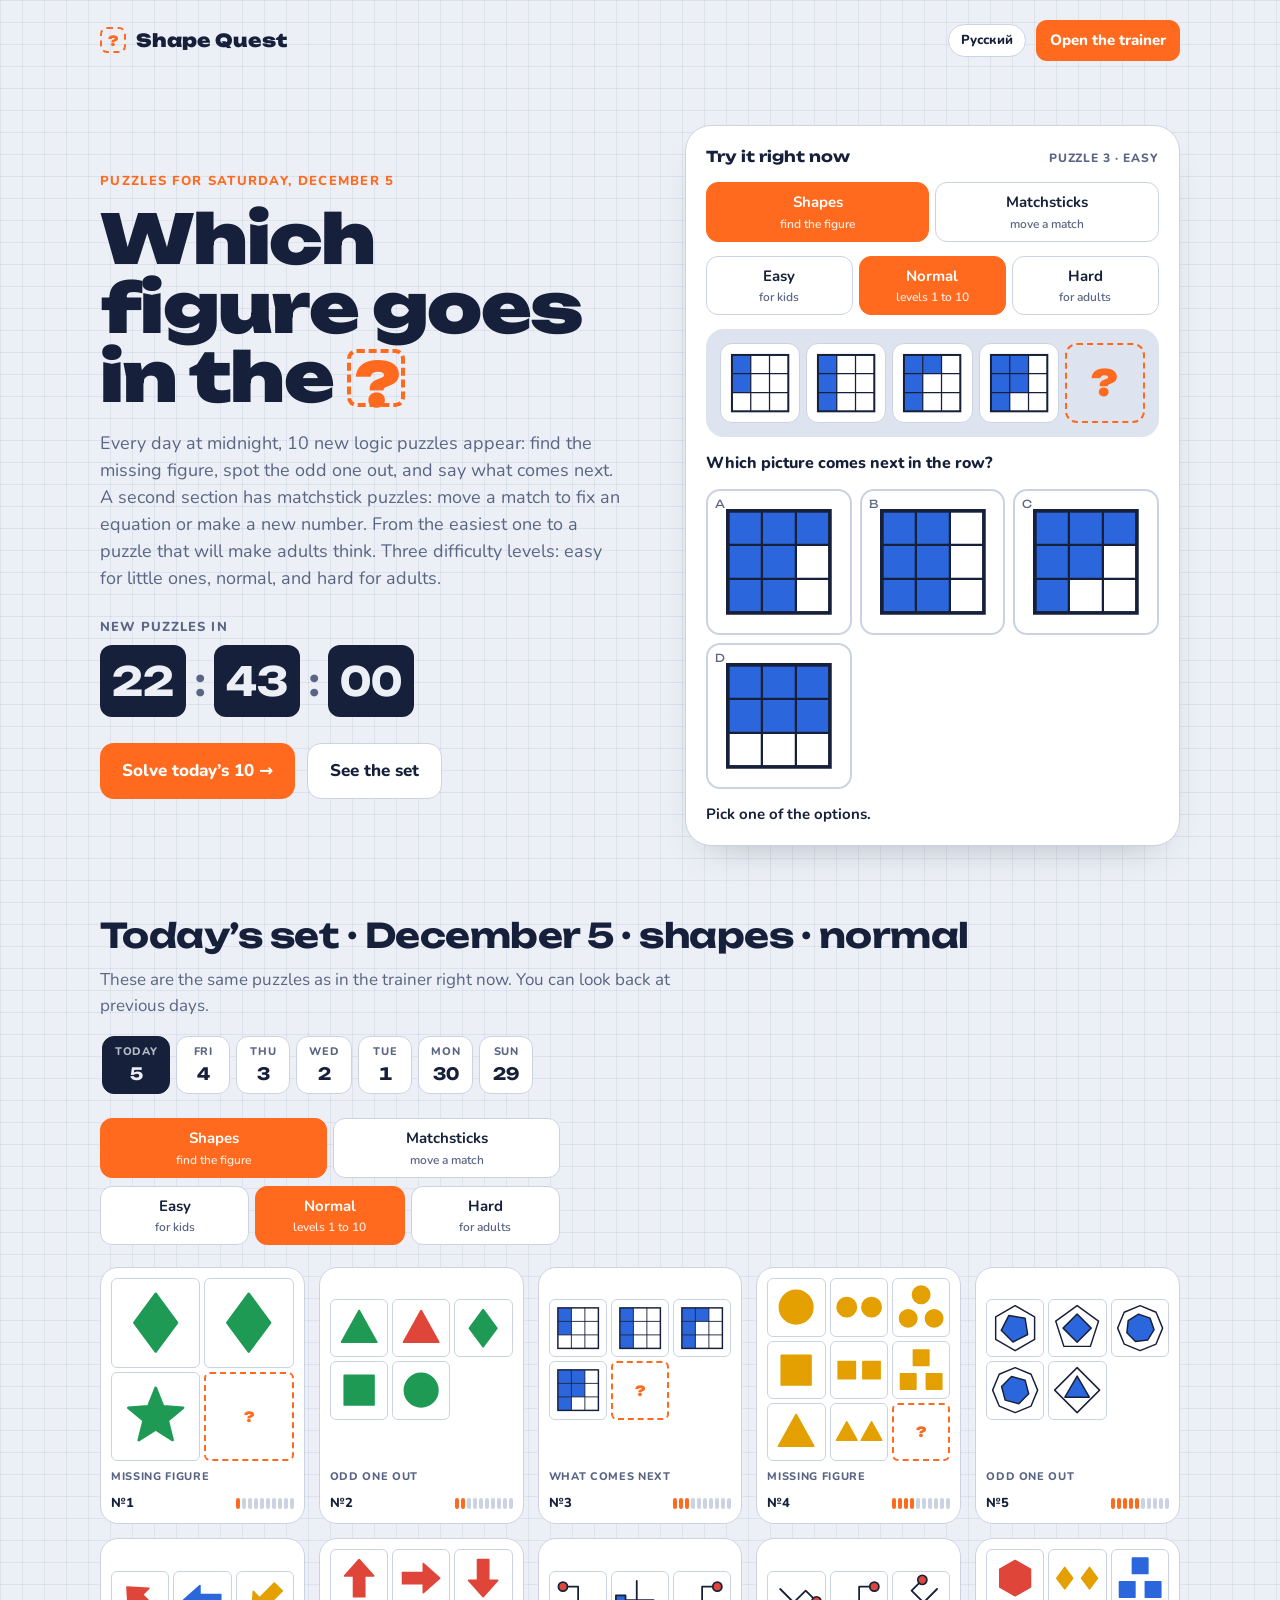
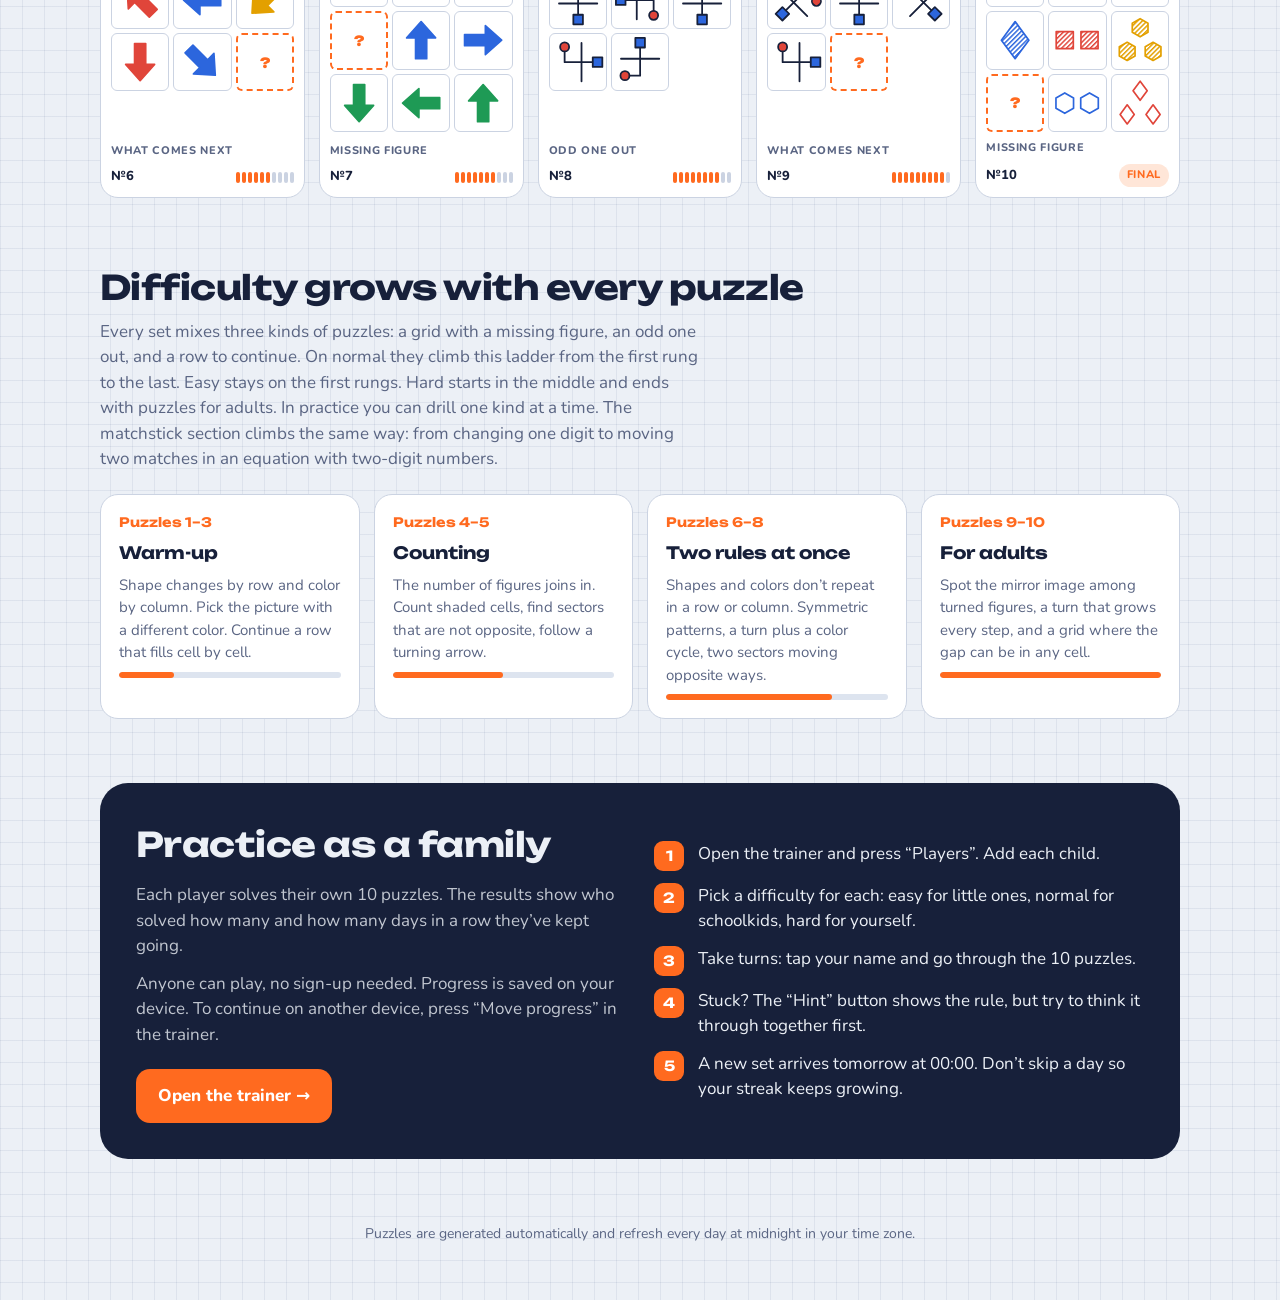
<file: index.html>
<!doctype html>
<html lang="en">
<head>
<meta charset="utf-8">
<meta name="viewport" content="width=device-width,initial-scale=1,viewport-fit=cover">
<title>Shape Quest: a daily logic puzzle</title>
<meta name="description" content="10 new logic puzzles every day for kids and adults: which figure goes in place of the question mark?">
<meta property="og:title" content="Shape Quest">
<meta property="og:description" content="10 new logic puzzles every day for kids and adults.">
<link rel="icon" href="favicon.svg" type="image/svg+xml">
<link rel="preconnect" href="https://fonts.googleapis.com">
<link rel="stylesheet" href="https://fonts.googleapis.com/css2?family=Unbounded:wght@500;700;900&family=Nunito:wght@400;600;800&display=swap">
<link rel="stylesheet" href="css/index.css">
</head>
<body>
<div class="wrap">
  <nav>
    <div class="logo"><i>?</i>Shape Quest</div>
    <div style="display:flex;gap:10px;align-items:center">
      <button class="langbtn" id="lang"></button>
      <a class="btn sm" href="play.html" data-t="l.open"></a>
    </div>
  </nav>

  <div class="hero">
    <div>
      <div class="eyebrow" id="today-label"></div>
      <h1 data-t="l.h1"></h1>
      <p class="lead" data-t="l.lead"></p>
      <div class="clock">
        <small data-t="l.clock"></small>
        <div class="digits" aria-live="off"><span id="hh">00</span><b>:</b><span id="mm">00</span><b>:</b><span id="ss">00</span></div>
      </div>
      <div class="cta">
        <a class="btn" href="play.html" data-t="l.solve"></a>
        <a class="btn sec" href="#set" data-t="l.see"></a>
      </div>
    </div>
    <div class="play" id="play"></div>
  </div>

  <section id="set">
    <div class="sh">
      <div><h2 id="set-title"></h2><p class="sub" data-t="l.setSub"></p></div>
      <div class="days" id="days"></div>
    </div>
    <div id="seg2" style="max-width:460px"></div>
    <div class="set" id="grid"></div>
  </section>

  <section>
    <div class="sh"><div><h2 data-t="l.ladderH"></h2><p class="sub" data-t="l.ladderSub"></p></div></div>
    <div class="ladder">
      <div class="rung"><span class="n" data-t="l.r1n"></span><h3 data-t="l.r1h"></h3><p data-t="l.r1p"></p><div class="bar"><i style="width:25%"></i></div></div>
      <div class="rung"><span class="n" data-t="l.r2n"></span><h3 data-t="l.r2h"></h3><p data-t="l.r2p"></p><div class="bar"><i style="width:50%"></i></div></div>
      <div class="rung"><span class="n" data-t="l.r3n"></span><h3 data-t="l.r3h"></h3><p data-t="l.r3p"></p><div class="bar"><i style="width:75%"></i></div></div>
      <div class="rung"><span class="n" data-t="l.r4n"></span><h3 data-t="l.r4h"></h3><p data-t="l.r4p"></p><div class="bar"><i style="width:100%"></i></div></div>
    </div>
  </section>

  <div class="family">
    <div>
      <h2 data-t="l.famH"></h2>
      <p data-t="l.famP"></p>
      <p data-t="l.famP2"></p>
      <a class="btn" href="play.html" data-t="l.famBtn"></a>
    </div>
    <ol class="steps">
      <li><span data-t="l.s1"></span></li>
      <li><span data-t="l.s2"></span></li>
      <li><span data-t="l.s3"></span></li>
      <li><span data-t="l.s4"></span></li>
      <li><span data-t="l.s5"></span></li>
    </ol>
  </div>

  <footer data-t="l.foot"></footer>
</div>

<script src="js/i18n.js"></script>
<script src="js/puzzles.js"></script>
<script src="js/matches.js"></script>
<script>
let TODAY=dstr(new Date()),sel=TODAY,heroPick=null,heroSt=null,mode='mid',sec='fig';
try{mode=localStorage.getItem('sq-land-mode')||'mid';if(!MODES[mode])mode='mid';if(localStorage.getItem('sq-land-sec')==='mt')sec='mt'}catch(e){}
const setOf=d=>sec==='mt'?getMatchSet(d,mode):getSet(d,mode);

function segHTML(){return `<div class="seg" role="group">${MODE_KEYS.map(k=>`<button class="sg${k===mode?' on':''}" data-k="${k}"><b>${T('mode.'+k)}</b><small>${T('mode.'+k+'.h')}</small></button>`).join('')}</div>`}
function secHTML(){return `<div class="seg two" role="group">${['fig','mt'].map(k=>`<button class="sg${k===sec?' on':''}" data-sec="${k}"><b>${T('sec.'+k)}</b><small>${T('sec.'+k+'.h')}</small></button>`).join('')}</div>`}
// Matchsticks: move matches on the board, then check once.
function renderHeroMatch(){
  const p=getMatchSet(TODAY,mode)[2],done=heroPick!==null;
  heroSt=heroSt||mtState(p);
  const n=mtMoved(p.start,heroSt.cur);
  document.getElementById('play').innerHTML=`
   <div class="play-h"><b>${T('l.try')}</b><span class="tag">${T('l.tag',levelName(p.level))}</span></div>
   ${secHTML()}${segHTML()}
   <div class="tray">${matchBoard(p,done?{sol:true}:heroSt)}</div>
   <p class="ask">${mtAsk(p)}</p>
   ${done?'':`<div class="mtbar"><span class="mcount">${T('mt.moved',n,p.k)}</span><span class="note${heroSt.msg?' warn':''}">${T(heroSt.msg||'mt.how')}</span></div>
   <div class="cta"><button class="btn sm" data-act="mcheck"${n?'':' disabled'}>${T('mt.check')}</button><button class="btn sm sec" data-act="mreset"${n||heroSt.held!==null?'':' disabled'}>${T('mt.reset')}</button></div>`}
   <div class="fb ${done?(heroPick?'good':'bad'):''}">${done?(heroPick?T('l.mtOk'):T('l.mtBad',explainP(p).join(' '))):''}</div>`;
}
function renderHero(){
  if(sec==='mt')return renderHeroMatch();
  const p=getSet(TODAY,mode)[2],done=heroPick!==null,ok=done&&heroPick===p.ans,L=LABELS();
  document.getElementById('play').innerHTML=`
   <div class="play-h"><b>${T('l.try')}</b><span class="tag">${T('l.tag',levelName(p.level))}</span></div>
   ${secHTML()}${segHTML()}
   ${p.type==='odd'?'':`<div class="tray"><div style="width:100%;max-width:${p.type==='matrix'?300:520}px">${boardHTML(p,ok)}</div></div>`}
   <p class="ask">${T(p.type==='matrix'?'ask':'ask.'+p.type)}</p>
   <div class="opts${p.type==='odd'?' five':''}">${p.options.map((o,i)=>{let c='';if(done){c=i===p.ans?' good':i===heroPick?' bad':' dim'}
     return `<button class="opt${c}" data-i="${i}" ${done?'disabled':''} aria-label="${L[i]}"><span class="lb">${L[i]}</span>${drawFig(o)}</button>`}).join('')}</div>
   <div class="fb ${done?(ok?'good':'bad'):''}">${done?(ok?T('l.ok'):T('l.bad',L[p.ans],explainP(p).join(' '))):T('l.pick')}</div>`;
}
function renderDays(){
  const out=[];const d=new Date();
  for(let k=0;k<7;k++){const x=new Date(d);x.setDate(d.getDate()-k);const s=dstr(x);
    const wd=k===0?T('l.today'):x.toLocaleDateString(LOCALE(),{weekday:'short'});
    out.push(`<button class="day${s===sel?' on':''}" data-d="${s}"><small>${wd}</small><b>${x.getDate()}</b></button>`)}
  document.getElementById('days').innerHTML=out.join('');
}
function renderGrid(){
  const set=setOf(sel),isToday=sel===TODAY;
  const dt=new Date(sel+'T12:00:00').toLocaleDateString(LOCALE(),{day:'numeric',month:'long'});
  document.getElementById('set-title').textContent=T(isToday?'l.setToday':'l.setPast',dt)+' · '+T('sec.'+sec).toLowerCase()+' · '+T('mode.'+mode).toLowerCase();
  document.getElementById('grid').innerHTML=set.map((p,ix)=>`<a class="mini" href="play.html" aria-label="${T('dotAria',ix+1)}">
      ${boardHTML(p,!isToday)}
      <div class="mini-t">${T(typeKey(p))}</div>
      <div class="mini-f"><span>№${ix+1}</span>${ix===9?`<span class="badge">${T('l.final')}</span>`:`<span class="pips">${Array.from({length:10},(_,i)=>`<i class="${i<p.level?'f':''}"></i>`).join('')}</span>`}</div></a>`).join('');
}
function renderStatic(){
  document.title=T('l.title');
  document.querySelectorAll('[data-t]').forEach(el=>{el.innerHTML=T(el.dataset.t)});
  document.getElementById('lang').textContent=T('lang');
  document.getElementById('today-label').textContent=T('l.todayFor',new Date().toLocaleDateString(LOCALE(),{day:'numeric',month:'long',weekday:'long'}));
}
const renderSeg2=()=>{document.getElementById('seg2').innerHTML=secHTML()+segHTML()};
function init(){renderStatic();renderHero();renderDays();renderGrid();renderSeg2()}

document.addEventListener('click',e=>{
  const b=e.target.closest('.sg');if(!b)return;
  if(b.dataset.sec){sec=b.dataset.sec;try{localStorage.setItem('sq-land-sec',sec)}catch(_){}}
  else{mode=b.dataset.k;try{localStorage.setItem('sq-land-mode',mode)}catch(_){}}
  heroPick=null;heroSt=null;renderHero();renderGrid();renderSeg2();
});
document.getElementById('play').addEventListener('click',e=>{
  if(heroPick!==null)return;
  if(sec==='mt'){const b=e.target.closest('[data-act]');if(!b)return;const p=getMatchSet(TODAY,mode)[2];
    if(b.dataset.act==='slot')mtTap(p,heroSt,+b.dataset.s);else if(b.dataset.act==='mreset')heroSt=null;else if(b.dataset.act==='mcheck')heroPick=mtCheck(p,heroSt.cur);
    renderHero();return}
  const b=e.target.closest('.opt');if(!b)return;heroPick=+b.dataset.i;renderHero()});
document.getElementById('days').addEventListener('click',e=>{const b=e.target.closest('.day');if(!b)return;sel=b.dataset.d;renderDays();renderGrid()});
document.getElementById('lang').addEventListener('click',()=>{setLang(LANG==='ru'?'en':'ru');init()});

function tick(){
  const now=new Date();
  if(dstr(now)!==TODAY){TODAY=dstr(now);sel=TODAY;heroPick=null;heroSt=null;init()}
  const mid=new Date(now);mid.setHours(24,0,0,0);
  const s=Math.max(0,Math.floor((mid-now)/1000)),p=v=>String(v).padStart(2,'0');
  document.getElementById('hh').textContent=p(Math.floor(s/3600));
  document.getElementById('mm').textContent=p(Math.floor(s%3600/60));
  document.getElementById('ss').textContent=p(s%60);
}
init();tick();setInterval(tick,1000);
</script>
</body>
</html>
</file>
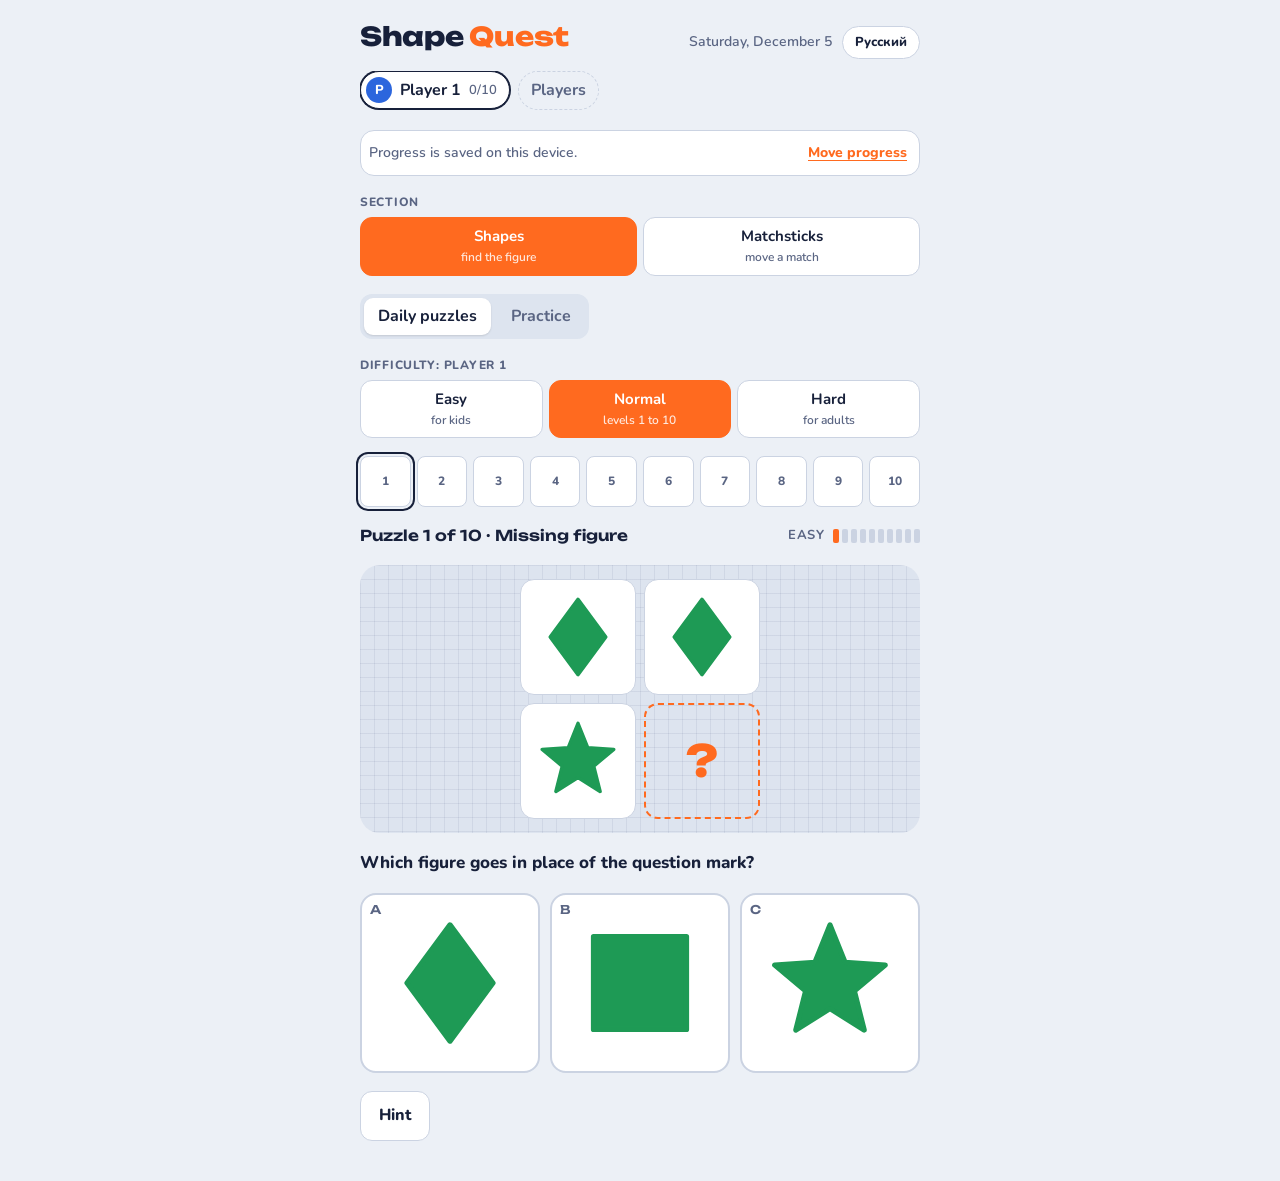
<file: play.html>
<!doctype html>
<html lang="en">
<head>
<meta charset="utf-8">
<meta name="viewport" content="width=device-width,initial-scale=1,viewport-fit=cover">
<title>Shape Quest · Trainer</title>
<meta name="description" content="10 new logic puzzles every day: which figure goes in place of the question mark?">
<link rel="icon" href="favicon.svg" type="image/svg+xml">
<link rel="preconnect" href="https://fonts.googleapis.com">
<link rel="stylesheet" href="https://fonts.googleapis.com/css2?family=Unbounded:wght@600;800&family=Nunito:wght@400;600;800&display=swap">
<link rel="stylesheet" href="css/play.css">
</head>
<body>
<div class="wrap" id="app"></div>
<script src="js/i18n.js"></script>
<script src="js/puzzles.js"></script>
<script src="js/matches.js"></script>
<script>
/* ---------- storage ---------- */
const LS='shape-quest.v1';
function load(){try{const s=JSON.parse(localStorage.getItem(LS));if(s&&s.players&&s.players.length)return s}catch(e){}
  return{players:[{id:'p1',name:T('player',1),c:1}],cur:'p1',results:{}}}
let store=load();
function save(){try{localStorage.setItem(LS,JSON.stringify(store))}catch(e){}}
function mergeStore(o){
  if(!o||!Array.isArray(o.players))return;
  o.players.forEach(p=>{if(p&&p.id&&!store.players.some(x=>x.id===p.id))store.players.push({id:String(p.id),name:String(p.name||'?').slice(0,20),c:+p.c||0,m:MODES[p.m]?p.m:undefined})});
  Object.entries(o.results||{}).forEach(([pid,days])=>{
    if(!store.players.some(x=>x.id===pid)||!days||typeof days!=='object')return;
    const mine=store.results[pid]=store.results[pid]||{};
    const cnt=a=>(a||[]).filter(Boolean).length;
    Object.entries(days).forEach(([k,arr])=>{
      if(Array.isArray(arr)&&cnt(arr)>cnt(mine[k]))mine[k]=arr.slice(0,10).map(x=>x&&typeof x==='object'?{c:+x.c,ok:!!x.ok,h:!!x.h}:null)});
  });
}
// Transfer codes are compatible with the original Claude artifact version ("NF1:").
const encodeCode=()=>'NF1:'+btoa(unescape(encodeURIComponent(JSON.stringify({players:store.players,results:store.results}))));
function decodeCode(t){t=(t||'').trim().replace(/\s+/g,'');if(!t.startsWith('NF1:'))throw 0;return JSON.parse(decodeURIComponent(escape(atob(t.slice(4)))))}

const TODAY=dstr(new Date());
const ui={sec:store.sec==='mt'?'mt':'fig',mode:'day',ptype:'mix',idx:null,practiceSeed:null,practice:[],hint:{},mst:{},panel:false,arm:null,xfer:false,xmsg:null};
const player=()=>store.players.find(p=>p.id===store.cur)||store.players[0];
const pmode=pid=>{const p=store.players.find(x=>x.id===pid);return(p&&p.m)||'mid'};
// Results of the two sections are kept under different keys: figures by rk(), matchsticks by mtKey().
const resKey=(d,m)=>ui.sec==='mt'?mtKey(d,m):rk(d,m);
function dayRes(pid,d=TODAY){return((store.results[pid]||{})[resKey(d,pmode(pid))])||[]}
function answers(){return ui.mode==='day'?dayRes(player().id):ui.practice}
function curSet(){const m=pmode(player().id),get=ui.sec==='mt'?getMatchSet:getSet;return ui.mode==='day'?get(TODAY,m):get(ui.practiceSeed,m,ui.ptype)}
function firstOpen(){const a=answers();for(let i=0;i<10;i++)if(!a[i])return i;return 10}
function streak(pid){
  const r=store.results[pid]||{};const full=k=>(r[k]||[]).filter(Boolean).length===10,done=d=>MODE_KEYS.some(m=>full(rk(d,m))||full(mtKey(d,m)));
  const d=new Date();let n=0;if(!done(dstr(d)))d.setDate(d.getDate()-1);
  while(done(dstr(d))){n++;d.setDate(d.getDate()-1)}return n;
}
const okCount=a=>a.filter(x=>x&&x.ok).length;
const esc=s=>String(s).replace(/[&<>"]/g,ch=>({'&':'&amp;','<':'&lt;','>':'&gt;','"':'&quot;'}[ch]));
const avatar=p=>`<span class="av" style="background:var(--c${p.c%4})">${esc((p.name.trim()[0]||'?').toUpperCase())}</span>`;

/* ---------- render ---------- */
const app=document.getElementById('app');
function render(){
  document.title='Shape Quest · '+(LANG==='ru'?'Тренажёр':'Trainer');
  if(ui.idx===null)ui.idx=firstOpen();
  const a=answers(),set=curSet();
  const dateTxt=new Date().toLocaleDateString(LOCALE(),{day:'numeric',month:'long',weekday:'long'});
  let h=`<header>
    <div class="top"><h1><a href="./" style="text-decoration:none;color:inherit">Shape <span>Quest</span></a></h1><div style="display:flex;gap:10px;align-items:center"><div class="date">${dateTxt}</div><button class="langbtn" data-act="lang">${T('lang')}</button></div></div>
    <div class="players">${store.players.map(p=>`<button class="chip${p.id===store.cur?' on':''}" data-act="pl" data-id="${esc(p.id)}">${avatar(p)}${esc(p.name)} <span class="sc">${okCount(dayRes(p.id))}/10</span></button>`).join('')}
    <button class="ghost" data-act="panel">${ui.panel?T('done'):T('players')}</button></div>
  </header>`;
  h+=`<div class="acct"><span class="st">${T('acct.local')}</span><button class="link" data-act="xfer">${ui.xfer?T('hide'):T('xfer')}</button></div>`;
  if(ui.xfer)h+=xferHTML();
  if(ui.panel)h+=panelHTML();
  h+=`<div class="diff"><span class="dl">${T('sec')}</span><div class="seg two">${['fig','mt'].map(k=>`<button class="sg${k===ui.sec?' on':''}" data-act="sec" data-k="${k}"><b>${T('sec.'+k)}</b><small>${T('sec.'+k+'.h')}</small></button>`).join('')}</div></div>`;
  h+=`<div class="tabs"><button class="tab${ui.mode==='day'?' on':''}" data-act="mode" data-m="day">${T('tab.day')}</button><button class="tab${ui.mode==='practice'?' on':''}" data-act="mode" data-m="practice">${T('tab.practice')}</button></div>`;
  const pm=pmode(player().id);
  h+=`<div class="diff"><span class="dl">${T('diffFor',esc(player().name))}</span><div class="seg">${MODE_KEYS.map(k=>`<button class="sg${k===pm?' on':''}" data-act="diff" data-k="${k}"><b>${T('mode.'+k)}</b><small>${T('mode.'+k+'.h')}</small></button>`).join('')}</div></div>`;
  const types=ui.sec==='mt'?MT_TYPES:TYPES;
  if(ui.mode==='practice')h+=`<div class="diff"><span class="dl">${T('ptype')}</span><div class="seg${types.length===4?' four':''}">${types.map(k=>`<button class="sg${k===ui.ptype?' on':''}" data-act="ptype" data-k="${k}"><b>${T('type.'+k)}</b></button>`).join('')}</div></div>`;
  h+=`<div class="dots">${set.map((_,i)=>{const x=a[i];return `<button class="dot${x?(x.ok?' ok':' no'):''}${i===ui.idx?' cur':''}" data-act="go" data-i="${i}" aria-label="${T('dotAria',i+1)}">${i+1}</button>`}).join('')}</div>`;
  h+=ui.idx>=10?summaryHTML(a):puzzleHTML(set[ui.idx],a[ui.idx]);
  app.innerHTML=h;
}
const metaHTML=p=>`<div class="meta"><b>${T('task',ui.idx+1)} · ${T(typeKey(p))}</b><div class="lvl">${levelName(p.level)}<span class="pips">${Array.from({length:10},(_,i)=>`<i class="${i<p.level?'f':''}"></i>`).join('')}</span></div></div>`;
const nextHTML=()=>`<div class="actions"><button class="btn" data-act="next">${firstOpen()>=10?T('results'):T('next')} →</button></div>`;
function puzzleHTML(p,res){
  if(p.type==='match')return matchHTML(p,res);
  const done=!!res,L=LABELS();
  const boardW=p.type==='matrix'?(p.n===2?240:360):p.type==='odd'?0:560;
  let h=metaHTML(p);
  if(boardW)h+=`<div class="tray"><div style="width:100%;max-width:${boardW}px">${boardHTML(p,done&&res.ok)}</div></div>`;
  h+=`<p class="ask">${T(p.type==='matrix'?'ask':'ask.'+p.type)}</p>`;
  h+=`<div class="opts${p.type==='odd'?' five':''}">${p.options.map((o,i)=>{
    let cls='';if(done){if(i===p.ans)cls=' good';else if(i===res.c)cls=' bad';else cls=' dim'}
    return `<button class="opt${cls}" data-act="ans" data-i="${i}" ${done?'disabled':''} aria-label="${T('optAria',L[i])}"><span class="lb">${L[i]}</span>${drawFig(o)}</button>`}).join('')}</div>`;
  const why=`<ul>${explainP(p).map(w=>`<li>${w}</li>`).join('')}</ul>`;
  if(done){
    const praise=T('praise')[p.level%4];
    h+=res.ok?`<div class="fb good"><strong>${praise}</strong>${why}</div>`
             :`<div class="fb bad"><strong>${T('wrong',L[p.ans])}</strong>${why}</div>`;
    h+=nextHTML();
  }else if(ui.hint[ui.mode+ui.idx]){
    h+=`<div class="fb"><strong>${T('hint')}</strong>${why}</div>`;
  }else{
    h+=`<div class="actions"><button class="btn sec" data-act="hint">${T('hint')}</button></div>`;
  }
  return h;
}
// Matchsticks: the board is played in place, then checked once, like picking an option.
const mkey=()=>[ui.sec,ui.mode,pmode(player().id),ui.practiceSeed,ui.idx].join('|');
const mstate=p=>ui.mst[mkey()]=ui.mst[mkey()]||mtState(p);
function matchHTML(p,res){
  let h=metaHTML(p);
  if(res){
    const why=`<ul>${explainP(p).map(w=>`<li>${w}</li>`).join('')}</ul>`;
    h+=`<div class="tray">${matchBoard(p,{sol:true})}</div><p class="ask">${mtAsk(p)}</p>`;
    h+=res.ok?`<div class="fb good"><strong>${T('praise')[p.level%4]}</strong>${why}</div>`
             :`<div class="fb bad"><strong>${T(res.c<0?'mt.gaveUp':'mt.wrong')}</strong>${why}</div>`;
    return h+nextHTML();
  }
  const st=mstate(p),n=mtMoved(p.start,st.cur),hint=ui.hint[ui.mode+ui.idx];
  h+=`<div class="tray">${matchBoard(p,st)}</div><p class="ask">${mtAsk(p)}</p>`;
  h+=`<div class="mtbar"><span class="mcount">${T('mt.moved',n,p.k)}</span><span class="note${st.msg?' warn':''}">${T(st.msg||'mt.how')}</span></div>`;
  if(hint)h+=`<div class="fb"><strong>${T('hint')}</strong><ul>${mtHint(p).map(w=>`<li>${w}</li>`).join('')}</ul></div>`;
  h+=`<div class="actions"><button class="btn" data-act="mcheck"${n?'':' disabled'}>${T('mt.check')}</button><button class="btn sec" data-act="mreset"${n||st.held!==null?'':' disabled'}>${T('mt.reset')}</button>${hint?'':`<button class="btn sec" data-act="hint">${T('hint')}</button>`}<button class="link" data-act="mgive">${T('mt.give')}</button></div>`;
  return h;
}
function summaryHTML(a){
  const s=okCount(a);
  const msg=T(s===10?'sum.10':s>=8?'sum.8':s>=5?'sum.5':'sum.0');
  let h=`<div class="sum"><div class="big">${s}<small> / 10</small></div><div>${msg}</div>`;
  if(ui.mode==='day'){
    h+=`<table><thead><tr><th>${T('th.today')}</th><th>${T('th.level')}</th><th class="n">${T('th.right')}</th><th class="n">${T('th.streak')}</th></tr></thead><tbody>${
      store.players.map(p=>{const r=dayRes(p.id),n=r.filter(Boolean).length,st=streak(p.id);
        return `<tr><td><span class="who">${avatar(p)}${esc(p.name)}</span></td><td>${T('mode.'+pmode(p.id))}</td><td class="n">${n?T('ofN',okCount(r),n):'—'}</td><td class="n">${st} ${plural(st,T('days'))}</td></tr>`}).join('')}</tbody></table>
      <p class="note">${T('sum.note')}</p>`;
  }
  h+=`<div class="actions"><button class="btn" data-act="newpractice">${T('more')}</button>${ui.mode==='day'?'':`<button class="btn sec" data-act="mode" data-m="day">${T('backDay')}</button>`}</div></div>`;
  return h;
}
function panelHTML(){
  return `<div class="panel"><h2>${T('players')}</h2>${store.players.map(p=>`<div class="prow">${avatar(p)}<input data-id="${esc(p.id)}" value="${esc(p.name)}" maxlength="20" aria-label="${T('nameAria')}">${store.players.length>1?`<button class="del${ui.arm===p.id?' arm':''}" data-act="del" data-id="${esc(p.id)}">${ui.arm===p.id?T('delSure'):T('del')}</button>`:''}</div>`).join('')}
  <div class="actions"><button class="btn sec" data-act="add">${T('add')}</button></div>
  <p class="note">${T('players.note')}</p></div>`;
}
function xferHTML(){
  const m=ui.xmsg;
  return `<div class="panel"><h2>${T('x.title')}</h2><p class="note">${T('x.note')}</p>
  <h3>${T('x.out')}</h3><textarea id="xout" readonly>${encodeCode()}</textarea>
  <div class="actions"><button class="btn sec" data-act="xcopy">${T('x.copy')}</button></div>
  <h3>${T('x.in')}</h3><textarea id="xin" placeholder="NF1:…"></textarea>
  <div class="actions"><button class="btn" data-act="ximport">${T('x.load')}</button></div>
  ${m?`<p class="msg ${m[0]}">${T(m[1])}</p>`:''}</div>`;
}

/* ---------- events ---------- */
app.addEventListener('click',e=>{
  const b=e.target.closest('[data-act]');if(!b)return;
  const act=b.dataset.act;
  if(act!=='del')ui.arm=null;
  if(act!=='xcopy'&&act!=='ximport')ui.xmsg=null;
  if(act==='lang')setLang(LANG==='ru'?'en':'ru');
  else if(act==='xfer')ui.xfer=!ui.xfer;
  else if(act==='xcopy'){const t=document.getElementById('xout');t.select();
    const msg=k=>{ui.xmsg=k;render()};
    const fallback=()=>{try{msg(document.execCommand('copy')?['good','x.copied']:['bad','x.copyFail'])}catch(_){msg(['bad','x.copyFail'])}};
    if(navigator.clipboard)navigator.clipboard.writeText(t.value).then(()=>msg(['good','x.copied']),fallback);else fallback();
    return}
  else if(act==='ximport'){let o;try{o=decodeCode(document.getElementById('xin').value)}catch(_){ui.xmsg=['bad','x.bad'];render();return}
    mergeStore(o);save();ui.idx=null;ui.xmsg=['good','x.ok']}
  else if(act==='pl'){store.cur=b.dataset.id;save();ui.idx=null;if(ui.mode==='practice')ui.mode='day'}
  else if(act==='panel')ui.panel=!ui.panel;
  else if(act==='diff'){const p=player();if(p.m!==b.dataset.k){p.m=b.dataset.k;save();ui.idx=null;if(ui.mode==='practice')startPractice()}}
  else if(act==='mode'){const m=b.dataset.m;if(m==='practice'&&!ui.practiceSeed)startPractice();ui.mode=m;ui.idx=null}
  else if(act==='ptype'){if(ui.ptype!==b.dataset.k){ui.ptype=b.dataset.k;startPractice();ui.idx=null}}
  else if(act==='go')ui.idx=+b.dataset.i;
  else if(act==='hint')ui.hint[ui.mode+ui.idx]=true;
  else if(act==='sec'){if(ui.sec!==b.dataset.k){ui.sec=store.sec=b.dataset.k;save();ui.ptype='mix';ui.hint={};ui.idx=null;if(ui.mode==='practice')startPractice()}}
  else if(act==='ans'){
    if(answers()[ui.idx])return;
    const p=curSet()[ui.idx],i=+b.dataset.i;
    record({c:i,ok:i===p.ans});
  }
  else if(act==='slot'||act==='mreset'||act==='mcheck'||act==='mgive'){
    if(answers()[ui.idx])return;
    const p=curSet()[ui.idx],st=mstate(p);
    if(act==='slot')mtTap(p,st,+b.dataset.s);
    else if(act==='mreset')ui.mst[mkey()]=mtState(p);
    else record({c:act==='mgive'?-1:0,ok:act==='mcheck'&&mtCheck(p,st.cur)});
  }
  else if(act==='next'){const a=answers();let n=10;for(let k=1;k<=10;k++){const j=(ui.idx+k)%10;if(!a[j]){n=j;break}}ui.idx=n}
  else if(act==='newpractice'){startPractice();ui.mode='practice';ui.idx=0}
  else if(act==='add'){const id='p'+Date.now();store.players.push({id,name:T('player',store.players.length+1),c:store.players.length%4});save()}
  else if(act==='del'){const id=b.dataset.id;
    if(ui.arm===id){store.players=store.players.filter(p=>p.id!==id);delete store.results[id];if(store.cur===id)store.cur=store.players[0].id;ui.arm=null;ui.idx=null;save()}
    else ui.arm=id}
  render();
  if(act==='next'&&window.scrollTo)window.scrollTo({top:0,behavior:'smooth'});
});
app.addEventListener('input',e=>{const t=e.target;if(t.matches('.prow input')){const p=store.players.find(x=>x.id===t.dataset.id);if(p){p.name=t.value||'?';save()}}});
app.addEventListener('change',e=>{if(e.target.matches('.prow input'))render()});
function record(rec){
  rec.h=!!ui.hint[ui.mode+ui.idx];
  if(ui.mode==='day'){const pid=player().id;store.results[pid]=store.results[pid]||{};const r=store.results[pid][resKey(TODAY,pmode(pid))]=dayRes(pid).slice();r[ui.idx]=rec;save()}
  else ui.practice[ui.idx]=rec;
}
function startPractice(){ui.practiceSeed='pr'+Date.now()+Math.random();ui.practice=[];ui.hint={}}
render();
</script>
</body>
</html>
</file>
<file: css/index.css>
*{box-sizing:border-box}
html,body{margin:0}
img{max-width:100%}
.langbtn{border:1.5px solid var(--line);background:var(--card);color:var(--ink);border-radius:999px;padding:6px 12px;font-weight:800;font-size:13px;cursor:pointer}


/* Layout: graph-paper page; hero = headline + live countdown left, today's first puzzle playable right; then today's set strip, difficulty ladder, week archive, family block */
:root{
  --paper:#ECF0F6; --card:#FFFFFF; --tray:#DDE4EF; --grid:rgba(40,60,110,.075);
  --ink:#17203A; --muted:#5A6583; --line:#CBD3E2;
  --accent:#FF6A1F; --accent-ink:#FFFFFF; --accent-soft:#FFE6D8;
  --good:#1E9A55; --good-bg:#E2F5EA; --bad:#D63B32; --bad-bg:#FBE6E4;
  --c0:#E0453A; --c1:#2C66DD; --c2:#1E9A55; --c3:#E3A000; --wood:#CF9440;
  --display:"Unbounded","Arial Black",system-ui,sans-serif;
  --body:"Nunito","Segoe UI",system-ui,sans-serif;
}
@media (prefers-color-scheme:dark){:root:not([data-theme="light"]){
  --paper:#11151F; --card:#1B2130; --tray:#151A26; --grid:rgba(160,180,230,.06);
  --ink:#E9EDF6; --muted:#98A2BC; --line:#2C3448;
  --accent:#FF7D3A; --accent-ink:#1A0E05; --accent-soft:#3A2214;
  --good:#3FCB7C; --good-bg:#16301F; --bad:#FF6B61; --bad-bg:#3A1C1A;
  --c0:#FF6457; --c1:#5C93FF; --c2:#3FCB7C; --c3:#FFC233; --wood:#E2B36A; color-scheme:dark}}
:root[data-theme="dark"]{
  --paper:#11151F; --card:#1B2130; --tray:#151A26; --grid:rgba(160,180,230,.06);
  --ink:#E9EDF6; --muted:#98A2BC; --line:#2C3448;
  --accent:#FF7D3A; --accent-ink:#1A0E05; --accent-soft:#3A2214;
  --good:#3FCB7C; --good-bg:#16301F; --bad:#FF6B61; --bad-bg:#3A1C1A;
  --c0:#FF6457; --c1:#5C93FF; --c2:#3FCB7C; --c3:#FFC233; --wood:#E2B36A; color-scheme:dark}

body{background-color:var(--paper);background-image:linear-gradient(var(--grid) 1px,transparent 1px),linear-gradient(90deg,var(--grid) 1px,transparent 1px);background-size:22px 22px;color:var(--ink);font-family:var(--body);font-size:17px;line-height:1.5;
  padding-left:max(16px,env(safe-area-inset-left,0px));padding-right:max(16px,env(safe-area-inset-right,0px))}
.wrap{max-width:1080px;margin:0 auto;padding-block:20px 56px;display:flex;flex-direction:column;gap:64px}
a{color:inherit}
button{font:inherit;color:inherit;cursor:pointer}
button:focus-visible,a:focus-visible{outline:3px solid var(--accent);outline-offset:3px}

nav{display:flex;justify-content:space-between;align-items:center;gap:12px}
.logo{font-family:var(--display);font-weight:900;font-size:18px;display:flex;align-items:center;gap:10px}
.logo i{width:26px;height:26px;border:2.5px dashed var(--accent);border-radius:7px;display:grid;place-items:center;font-style:normal;color:var(--accent);font-size:14px}
.btn{display:inline-flex;align-items:center;gap:8px;text-decoration:none;border:0;border-radius:14px;padding:14px 22px;font-weight:800;background:var(--accent);color:var(--accent-ink);white-space:nowrap}
.btn.sm{padding:9px 14px;border-radius:11px;font-size:15px}
.btn.sec{background:var(--card);color:var(--ink);border:1.5px solid var(--line)}

.hero{display:grid;grid-template-columns:1.1fr 1fr;gap:40px;align-items:center}
.hero>*{min-width:0}
.eyebrow{font-size:13px;font-weight:800;text-transform:uppercase;letter-spacing:.1em;color:var(--accent)}
h1{font-family:var(--display);font-weight:900;font-size:clamp(36px,6.4vw,68px);line-height:1.02;letter-spacing:-.025em;margin:12px 0 18px;text-wrap:balance}
h1 .q{display:inline-grid;place-items:center;width:.95em;height:.95em;border:.07em dashed var(--accent);border-radius:.16em;color:var(--accent);font-size:.9em;vertical-align:-.08em}
.lead{max-width:48ch;color:var(--muted);margin:0 0 26px;font-size:18px}
.clock{display:flex;flex-direction:column;gap:8px;margin-bottom:26px}
.clock small{font-size:13px;font-weight:800;text-transform:uppercase;letter-spacing:.08em;color:var(--muted)}
.digits{display:flex;gap:8px;align-items:center;font-family:var(--display);font-weight:700;font-size:clamp(28px,4.6vw,40px);font-variant-numeric:tabular-nums}
.digits span{background:var(--ink);color:var(--paper);border-radius:12px;padding:6px 12px;min-width:2.1ch;text-align:center}
.digits b{color:var(--muted);font-weight:500}
.cta{display:flex;gap:12px;flex-wrap:wrap}

.play{background:var(--card);border:1.5px solid var(--line);border-radius:26px;padding:20px;display:flex;flex-direction:column;gap:14px;box-shadow:0 18px 40px -24px rgba(23,32,58,.35)}
.play-h{display:flex;justify-content:space-between;align-items:baseline;gap:10px;flex-wrap:wrap}
.play-h b{font-family:var(--display);font-weight:700;font-size:15px}
.tag{font-size:12px;font-weight:800;text-transform:uppercase;letter-spacing:.08em;color:var(--muted)}
.tray{background:var(--tray);border-radius:18px;padding:14px;display:flex;justify-content:center}
.board{display:grid;gap:8px;width:100%}
.cell{aspect-ratio:1;max-width:100%;background:var(--card);border:1.5px solid var(--line);border-radius:12px;overflow:hidden;display:grid;place-items:center}
.cell svg,.opt svg{width:100%;height:100%;display:block}
.cell.q{border:2.5px dashed var(--accent);background:transparent;font-family:var(--display);font-weight:900;font-size:clamp(22px,4vw,36px);color:var(--accent)}
.cell.q.solved{border-style:solid;background:var(--card)}
.opts{display:grid;grid-template-columns:repeat(3,1fr);gap:8px}
.opt{position:relative;aspect-ratio:1;max-width:100%;padding:0;background:var(--card);border:2px solid var(--line);border-radius:14px;transition:transform .12s,border-color .12s}
.opt:hover:not(:disabled){border-color:var(--ink);transform:translateY(-2px)}
.opt:disabled{cursor:default}
.opt .lb{position:absolute;top:5px;left:7px;font-family:var(--display);font-size:11px;color:var(--muted)}
.opt.good{border-color:var(--good);background:var(--good-bg)}
.opt.bad{border-color:var(--bad);background:var(--bad-bg)}
.opt.dim{opacity:.4}
.fb{font-weight:700;font-size:15px;min-height:1.5em}
.fb.good{color:var(--good)} .fb.bad{color:var(--bad)}

section{display:flex;flex-direction:column;gap:22px}
.sh{display:flex;justify-content:space-between;align-items:flex-end;gap:16px;flex-wrap:wrap}
h2{font-family:var(--display);font-weight:700;font-size:clamp(24px,3.4vw,34px);letter-spacing:-.015em;margin:0;text-wrap:balance}
.sub{color:var(--muted);margin:6px 0 0;max-width:60ch}

.seg{display:grid;grid-template-columns:repeat(3,1fr);gap:6px}
.sg{border:1.5px solid var(--line);background:var(--card);border-radius:12px;padding:8px 6px;display:flex;flex-direction:column;align-items:center;gap:1px;min-width:0}
.sg b{font-size:15px}.sg small{font-size:12px;color:var(--muted);font-weight:600}
.sg.on{border-color:var(--accent);background:var(--accent);color:var(--accent-ink)}.sg.on small{color:var(--accent-ink);opacity:.85}
.days{display:flex;gap:6px;overflow-x:auto;padding:2px}
.day{border:1.5px solid var(--line);background:var(--card);border-radius:12px;padding:7px 12px;display:flex;flex-direction:column;align-items:center;min-width:54px;flex:none}
.day small{font-size:11px;font-weight:800;text-transform:uppercase;letter-spacing:.06em;color:var(--muted)}
.day b{font-family:var(--display);font-weight:700;font-size:17px;font-variant-numeric:tabular-nums}
.day.on{background:var(--ink);border-color:var(--ink);color:var(--paper)}
.day.on small{color:var(--paper);opacity:.75}

.set{display:grid;grid-template-columns:repeat(5,1fr);gap:14px}
.mini{background:var(--card);border:1.5px solid var(--line);border-radius:18px;padding:10px;display:flex;flex-direction:column;gap:8px;text-decoration:none;transition:transform .15s,border-color .15s}
.mini:hover{transform:translateY(-3px);border-color:var(--ink)}
.mini .board{gap:4px}
.mini .cell{border-radius:6px;border-width:1px}
.mini .cell.q{border-width:2px;font-size:14px}
.mini-f{display:flex;justify-content:space-between;align-items:center;font-size:13px;font-weight:800}
.pips{display:flex;gap:2px}
.pips i{width:4px;height:11px;border-radius:2px;background:var(--line)}
.pips i.f{background:var(--accent)}
.badge{font-size:11px;font-weight:800;text-transform:uppercase;letter-spacing:.06em;padding:3px 8px;border-radius:999px;background:var(--accent-soft);color:var(--accent)}

.ladder{display:grid;grid-template-columns:repeat(4,1fr);gap:14px}
.rung{background:var(--card);border:1.5px solid var(--line);border-radius:18px;padding:18px;display:flex;flex-direction:column;gap:8px}
.rung .n{font-family:var(--display);font-weight:700;font-size:13px;color:var(--accent)}
.rung h3{font-family:var(--display);font-weight:700;font-size:17px;margin:0}
.rung p{margin:0;color:var(--muted);font-size:15px}
.bar{height:6px;border-radius:3px;background:var(--tray);overflow:hidden}
.bar i{display:block;height:100%;background:var(--accent);border-radius:3px}

.family{display:grid;grid-template-columns:1fr 1fr;gap:28px;align-items:center;background:var(--ink);color:var(--paper);border-radius:28px;padding:36px}
.family>*{min-width:0}
.family h2{color:var(--paper)}
.family p{opacity:.8;margin:12px 0 0}
.steps{display:flex;flex-direction:column;gap:12px;margin:0;padding:0;list-style:none;counter-reset:s}
.steps li{display:flex;gap:14px;align-items:flex-start;counter-increment:s}
.steps li::before{content:counter(s);flex:none;width:30px;height:30px;border-radius:9px;background:var(--accent);color:var(--accent-ink);font-family:var(--display);font-weight:700;font-size:14px;display:grid;place-items:center}
.family .btn{margin-top:22px}
footer{color:var(--muted);font-size:14px;text-align:center}

@media (max-width:860px){
  .hero,.family{grid-template-columns:1fr}
  .set{grid-template-columns:repeat(3,1fr)}
  .ladder{grid-template-columns:repeat(2,1fr)}
  .family{padding:24px}
}
@media (max-width:480px){
  .set{grid-template-columns:repeat(2,1fr)}
  .ladder{grid-template-columns:1fr}
  .wrap{gap:48px}
  nav .btn{display:none}
}
@media (prefers-reduced-motion:reduce){.opt,.mini{transition:none}}
.ask{margin:0;font-weight:800;font-size:16px;text-wrap:balance}
.board.row{gap:6px}
.opts.five{grid-template-columns:repeat(5,1fr);gap:6px}
.mini .board.row{grid-template-columns:repeat(3,1fr)!important;gap:4px;margin-block:auto}
.mini-t{font-size:11px;font-weight:800;text-transform:uppercase;letter-spacing:.06em;color:var(--muted);margin-top:auto}
@media (max-width:480px){.opts.five{grid-template-columns:repeat(3,1fr)}}

/* matchstick puzzles */
.mboard{width:100%;margin:0 auto}
.mboard svg{width:100%;height:auto;display:block;overflow:visible}
.mboard .mb{stroke:var(--wood);stroke-width:5.2;stroke-linecap:round}
.mboard .mh{fill:var(--c0)}
.mboard .m.held{opacity:.4}
.mboard .m.held .mb{stroke:var(--accent)}
.mboard .m.new .mb{stroke:var(--good)}
.mboard .slot,.mboard .gone{stroke-width:2.6;stroke-dasharray:3 4;stroke-linecap:round}
.mboard .slot{stroke:var(--muted);opacity:.75}
.mboard .gone{stroke:var(--bad);opacity:.8}
.mboard .hit{stroke:transparent;stroke-width:20;stroke-linecap:butt;cursor:pointer;pointer-events:stroke;-webkit-tap-highlight-color:transparent}
.seg.two{grid-template-columns:repeat(2,1fr)}
.mtbar{display:flex;flex-direction:column;gap:2px}
.mcount{font-weight:800;font-size:14px}
.note.warn,.fb .warn{color:var(--bad);font-weight:700}
.btn:disabled{opacity:.45;cursor:default}
.note{font-size:13px;color:var(--muted);margin:0}
#seg2{display:flex;flex-direction:column;gap:8px}
.mini .mboard{margin-block:auto}
.mini .mboard svg{max-height:110px}
</file>
<file: css/play.css>
*{box-sizing:border-box}
html,body{margin:0}
img{max-width:100%}
.langbtn{border:1.5px solid var(--line);background:var(--card);color:var(--ink);border-radius:999px;padding:6px 12px;font-weight:800;font-size:13px;cursor:pointer}


/* Layout: one narrow column — header with players, day progress, puzzle tray on graph paper, answer tiles below */
:root{
  --paper:#ECF0F6; --card:#FFFFFF; --tray:#DDE4EF; --grid:rgba(40,60,110,.08);
  --ink:#17203A; --muted:#5A6583; --line:#CBD3E2;
  --accent:#FF6A1F; --accent-ink:#FFFFFF;
  --good:#1E9A55; --good-bg:#E2F5EA; --bad:#D63B32; --bad-bg:#FBE6E4;
  --c0:#E0453A; --c1:#2C66DD; --c2:#1E9A55; --c3:#E3A000; --wood:#CF9440;
  --display:"Unbounded","Arial Black",system-ui,sans-serif;
  --body:"Nunito","Segoe UI",system-ui,sans-serif;
}
@media (prefers-color-scheme:dark){:root:not([data-theme="light"]){
  --paper:#11151F; --card:#1B2130; --tray:#151A26; --grid:rgba(160,180,230,.07);
  --ink:#E9EDF6; --muted:#98A2BC; --line:#2C3448;
  --accent:#FF7D3A; --accent-ink:#1A0E05;
  --good:#3FCB7C; --good-bg:#16301F; --bad:#FF6B61; --bad-bg:#3A1C1A;
  --c0:#FF6457; --c1:#5C93FF; --c2:#3FCB7C; --c3:#FFC233; --wood:#E2B36A; color-scheme:dark}}
:root[data-theme="dark"]{
  --paper:#11151F; --card:#1B2130; --tray:#151A26; --grid:rgba(160,180,230,.07);
  --ink:#E9EDF6; --muted:#98A2BC; --line:#2C3448;
  --accent:#FF7D3A; --accent-ink:#1A0E05;
  --good:#3FCB7C; --good-bg:#16301F; --bad:#FF6B61; --bad-bg:#3A1C1A;
  --c0:#FF6457; --c1:#5C93FF; --c2:#3FCB7C; --c3:#FFC233; --wood:#E2B36A; color-scheme:dark}

body{background:var(--paper);color:var(--ink);font-family:var(--body);font-size:16px;line-height:1.45;
  padding-left:max(16px,env(safe-area-inset-left,0px));padding-right:max(16px,env(safe-area-inset-right,0px))}
.wrap{max-width:560px;margin:0 auto;padding-block:18px 40px;display:flex;flex-direction:column;gap:18px}
button{font:inherit;color:inherit;cursor:pointer}
button:focus-visible,input:focus-visible{outline:3px solid var(--accent);outline-offset:2px}

header{display:flex;flex-direction:column;gap:12px}
.top{display:flex;align-items:baseline;justify-content:space-between;gap:12px;flex-wrap:wrap}
h1{font-family:var(--display);font-weight:800;font-size:26px;letter-spacing:-.01em;margin:0;text-wrap:balance}
h1 span{color:var(--accent)}
.date{color:var(--muted);font-size:14px;font-weight:600}
.players{display:flex;gap:8px;overflow-x:auto;padding-bottom:2px;align-items:center}
.chip{display:flex;align-items:center;gap:8px;border:1.5px solid var(--line);background:var(--card);border-radius:999px;padding:5px 12px 5px 5px;font-weight:700;white-space:nowrap}
.chip.on{border-color:var(--ink);box-shadow:0 0 0 1px var(--ink)}
.av{width:26px;height:26px;border-radius:50%;display:grid;place-items:center;color:#fff;font-size:13px;font-weight:800;flex:none}
.chip .sc{color:var(--muted);font-weight:600;font-size:13px}
.ghost{border:1.5px dashed var(--line);background:transparent;border-radius:999px;padding:7px 12px;font-weight:700;color:var(--muted);white-space:nowrap}

.tabs{display:flex;gap:6px;background:var(--tray);padding:4px;border-radius:12px;align-self:flex-start}
.tab{border:0;background:transparent;padding:7px 14px;border-radius:9px;font-weight:700;color:var(--muted)}
.tab.on{background:var(--card);color:var(--ink);box-shadow:0 1px 2px rgba(0,0,0,.12)}

.dots{display:grid;grid-template-columns:repeat(10,1fr);gap:6px}
.dot{aspect-ratio:1;max-width:100%;border-radius:8px;border:1.5px solid var(--line);background:var(--card);font-size:12px;font-weight:800;color:var(--muted);padding:0;font-variant-numeric:tabular-nums}
.dot.ok{background:var(--good);border-color:var(--good);color:#fff}
.dot.no{background:var(--bad);border-color:var(--bad);color:#fff}
.dot.cur{box-shadow:0 0 0 2px var(--paper),0 0 0 4px var(--ink)}

.diff{display:flex;flex-direction:column;gap:6px}
.dl{font-size:12px;font-weight:800;text-transform:uppercase;letter-spacing:.06em;color:var(--muted)}
.seg{display:grid;grid-template-columns:repeat(3,1fr);gap:6px}
.sg{border:1.5px solid var(--line);background:var(--card);border-radius:12px;padding:8px 6px;display:flex;flex-direction:column;align-items:center;gap:1px;min-width:0}
.sg b{font-size:15px}.sg small{font-size:12px;color:var(--muted);font-weight:600}
.sg.on{border-color:var(--accent);background:var(--accent);color:var(--accent-ink)}.sg.on small{color:var(--accent-ink);opacity:.85}
.meta{display:flex;justify-content:space-between;align-items:center;gap:10px;flex-wrap:wrap}
.meta b{font-family:var(--display);font-weight:600;font-size:15px}
.lvl{display:flex;align-items:center;gap:8px;font-size:13px;color:var(--muted);font-weight:700;text-transform:uppercase;letter-spacing:.06em}
.pips{display:flex;gap:3px}
.pips i{width:6px;height:14px;border-radius:2px;background:var(--line)}
.pips i.f{background:var(--accent)}

.tray{background-color:var(--tray);background-image:linear-gradient(var(--grid) 1px,transparent 1px),linear-gradient(90deg,var(--grid) 1px,transparent 1px);background-size:14px 14px;border-radius:20px;padding:14px;display:flex;justify-content:center}
.board{display:grid;gap:8px;width:100%}
.cell{aspect-ratio:1;max-width:100%;background:var(--card);border:1.5px solid var(--line);border-radius:14px;display:grid;place-items:center;overflow:hidden}
.cell svg{width:100%;height:100%;display:block}
.cell.q{border:2.5px dashed var(--accent);background:transparent;font-family:var(--display);font-weight:800;font-size:clamp(28px,9vw,44px);color:var(--accent)}
.cell.q.solved{border-style:solid;background:var(--card)}

.ask{margin:0;font-weight:800;font-size:17px;text-wrap:balance}
.opts{display:grid;grid-template-columns:repeat(3,1fr);gap:10px}
.opt{position:relative;aspect-ratio:1;max-width:100%;padding:0;background:var(--card);border:2px solid var(--line);border-radius:16px;transition:transform .12s,border-color .12s}
.opt:hover:not(:disabled){border-color:var(--ink);transform:translateY(-2px)}
.opt:disabled{cursor:default}
.opt svg{width:100%;height:100%;display:block}
.opt .lb{position:absolute;top:6px;left:8px;font-family:var(--display);font-size:12px;font-weight:600;color:var(--muted)}
.opt.good{border-color:var(--good);background:var(--good-bg)}
.opt.bad{border-color:var(--bad);background:var(--bad-bg)}
.opt.dim{opacity:.45}

.fb{border-radius:14px;padding:12px 14px;display:flex;flex-direction:column;gap:6px;background:var(--card);border:1.5px solid var(--line)}
.fb.good{background:var(--good-bg);border-color:var(--good)}
.fb.bad{background:var(--bad-bg);border-color:var(--bad)}
.fb strong{font-family:var(--display);font-weight:600;font-size:15px}
.fb ul{margin:0;padding-left:20px}
.actions{display:flex;gap:10px;flex-wrap:wrap}
.btn{border:0;border-radius:12px;padding:12px 18px;font-weight:800;background:var(--accent);color:var(--accent-ink)}
.btn.sec{background:var(--card);color:var(--ink);border:1.5px solid var(--line)}

.sum{background:var(--card);border:1.5px solid var(--line);border-radius:20px;padding:20px;display:flex;flex-direction:column;gap:14px}
.big{font-family:var(--display);font-weight:800;font-size:48px;line-height:1;font-variant-numeric:tabular-nums}
.big small{font-size:20px;color:var(--muted)}
table{width:100%;border-collapse:collapse;font-variant-numeric:tabular-nums}
td,th{padding:9px 4px;border-bottom:1px solid var(--line);text-align:left}
th{font-size:12px;text-transform:uppercase;letter-spacing:.06em;color:var(--muted);font-weight:700}
td.n,th.n{text-align:right}
.who{display:flex;align-items:center;gap:8px;font-weight:700}

.panel{background:var(--card);border:1.5px solid var(--line);border-radius:18px;padding:16px;display:flex;flex-direction:column;gap:10px}
.panel h2{font-family:var(--display);font-weight:600;font-size:16px;margin:0}
.prow{display:flex;gap:8px;align-items:center}
.prow input{flex:1;min-width:0;font:inherit;font-weight:700;padding:9px 12px;border-radius:10px;border:1.5px solid var(--line);background:var(--paper);color:var(--ink)}
.del{border:1.5px solid var(--line);background:transparent;border-radius:10px;padding:8px 10px;font-size:13px;font-weight:700;color:var(--muted);white-space:nowrap}
.del.arm{background:var(--bad);border-color:var(--bad);color:#fff}
.note{font-size:13px;color:var(--muted);margin:0}
.acct{display:flex;align-items:center;gap:10px;background:var(--card);border:1.5px solid var(--line);border-radius:14px;padding:8px 10px 8px 8px;font-size:14px;flex-wrap:wrap}
.acct img{width:28px;height:28px;border-radius:50%;flex:none}
.acct .who2{font-weight:800}
.acct .st{color:var(--muted);font-weight:600;flex:1;min-width:150px}
.acct .st.ok{color:var(--good)}
.link{border:0;background:transparent;padding:4px 2px;font-weight:800;color:var(--accent);text-decoration:underline;text-underline-offset:3px}
.panel textarea{font:13px ui-monospace,Menlo,monospace;width:100%;box-sizing:border-box;min-height:74px;padding:9px 12px;border-radius:10px;border:1.5px solid var(--line);background:var(--paper);color:var(--ink);resize:vertical;word-break:break-all}
.panel h3{font-size:14px;margin:4px 0 0}
.msg{font-size:13px;font-weight:700;margin:0}.msg.good{color:var(--good)}.msg.bad{color:var(--bad)}
@media (prefers-reduced-motion:reduce){.opt{transition:none}}
.board.row{gap:6px}
.board.row .cell{border-radius:10px}
.opts.five{grid-template-columns:repeat(5,1fr);gap:8px}
.opts.five .opt{border-radius:12px}
.seg.four{grid-template-columns:repeat(4,1fr)}
.seg.four .sg b{font-size:13px;line-height:1.2;text-align:center}
@media (max-width:480px){.opts.five{grid-template-columns:repeat(3,1fr);gap:10px}}

/* matchstick puzzles */
.mboard{width:100%;margin:0 auto}
.mboard svg{width:100%;height:auto;display:block;overflow:visible}
.mboard .mb{stroke:var(--wood);stroke-width:5.2;stroke-linecap:round}
.mboard .mh{fill:var(--c0)}
.mboard .m.held{opacity:.4}
.mboard .m.held .mb{stroke:var(--accent)}
.mboard .m.new .mb{stroke:var(--good)}
.mboard .slot,.mboard .gone{stroke-width:2.6;stroke-dasharray:3 4;stroke-linecap:round}
.mboard .slot{stroke:var(--muted);opacity:.75}
.mboard .gone{stroke:var(--bad);opacity:.8}
.mboard .hit{stroke:transparent;stroke-width:20;stroke-linecap:butt;cursor:pointer;pointer-events:stroke;-webkit-tap-highlight-color:transparent}
.seg.two{grid-template-columns:repeat(2,1fr)}
.mtbar{display:flex;flex-direction:column;gap:2px}
.mcount{font-weight:800;font-size:14px}
.note.warn,.fb .warn{color:var(--bad);font-weight:700}
.btn:disabled{opacity:.45;cursor:default}
</file>
